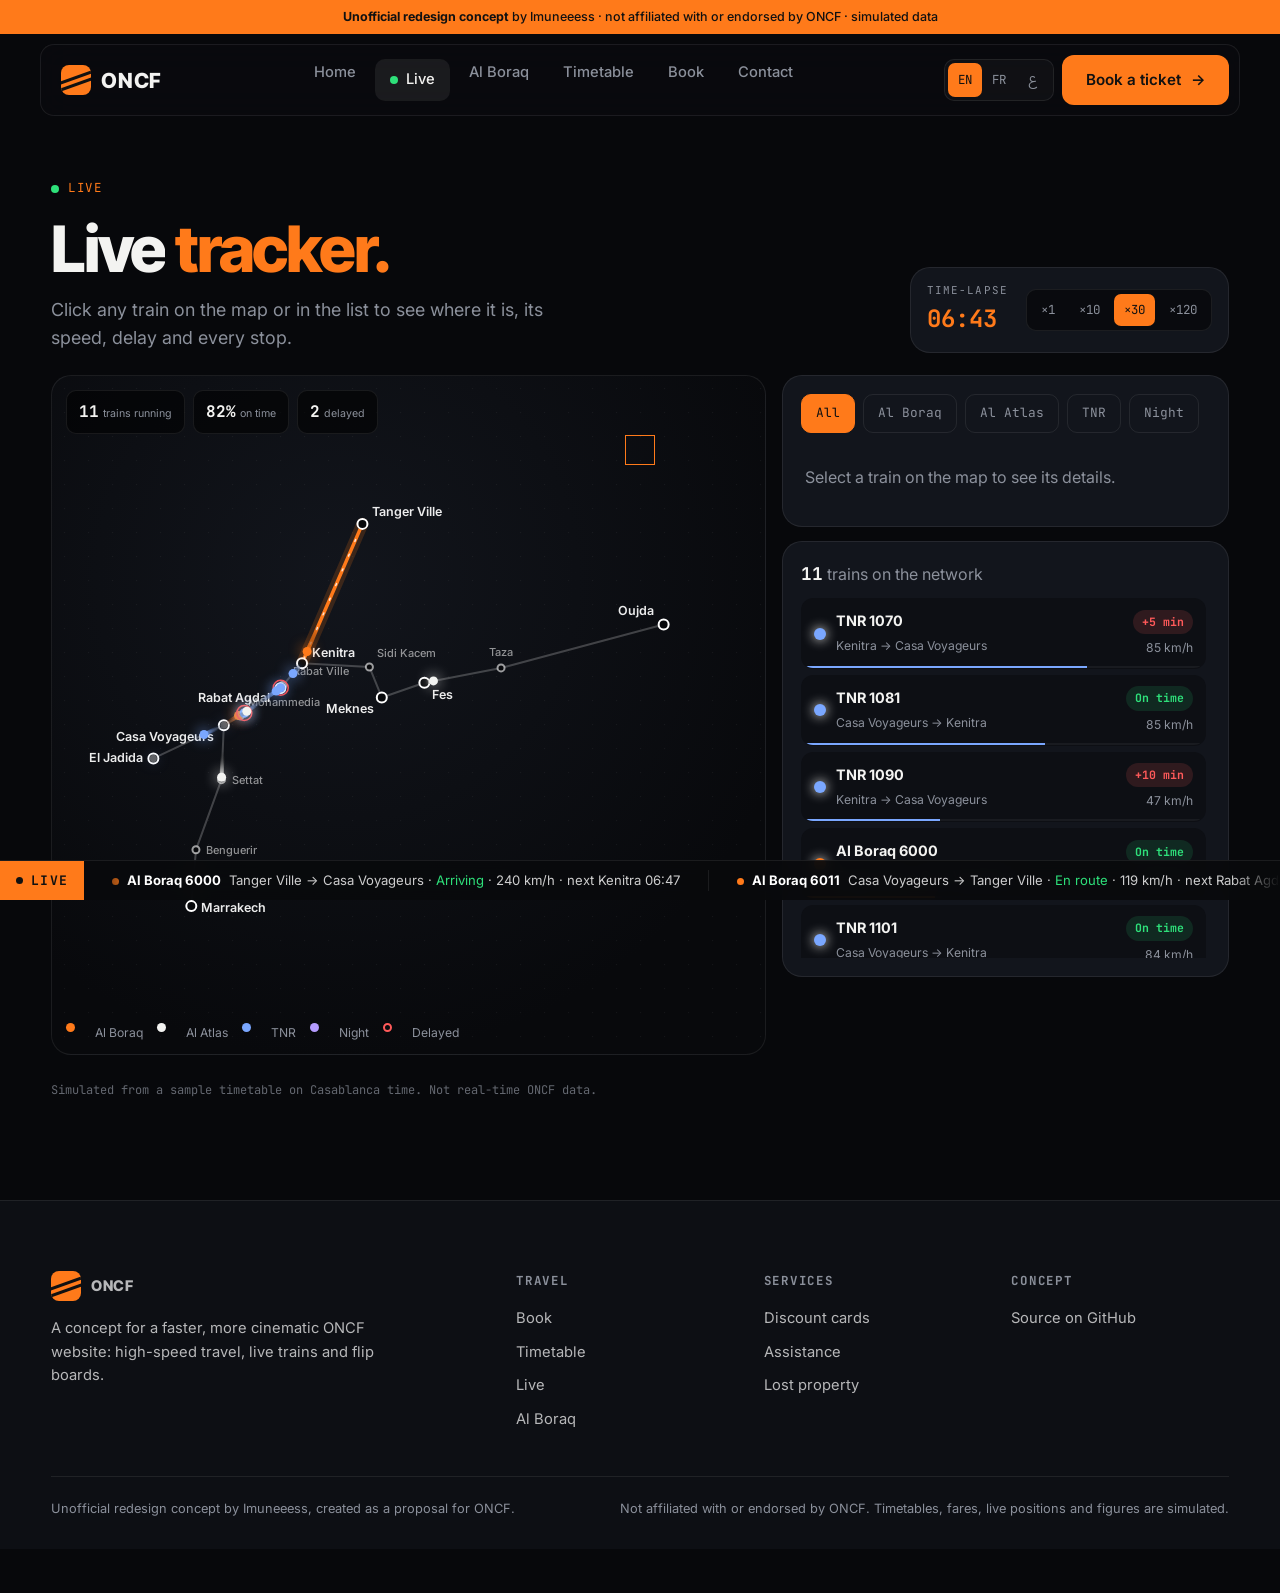
<file: live.html>
<!DOCTYPE html>
<html lang="en">
<head>
  <meta charset="UTF-8" />
  <meta name="viewport" content="width=device-width, initial-scale=1.0" />
  <title>Live tracker · ONCF (redesign concept)</title>
  <meta name="i18n-title" content="livep.title" />
  <meta name="description" content="Live train tracker. Unofficial ONCF redesign concept." />
  <meta name="robots" content="noindex, nofollow" />
  <meta name="theme-color" content="#07080b" />
  <link rel="icon" href="data:image/svg+xml,%3Csvg xmlns='http://www.w3.org/2000/svg' viewBox='0 0 100 100'%3E%3Crect width='100' height='100' rx='22' fill='%23ff7a1a'/%3E%3Cpath d='M-10 45 110 15M-10 70 110 40' stroke='%23111' stroke-width='9'/%3E%3C/svg%3E" />
  <link rel="preconnect" href="https://fonts.googleapis.com" />
  <link rel="preconnect" href="https://fonts.gstatic.com" crossorigin />
  <link href="https://fonts.googleapis.com/css2?family=Inter+Tight:wght@600;700;800&family=Inter:wght@400;500;600&family=JetBrains+Mono:wght@500;700&family=IBM+Plex+Sans+Arabic:wght@400;500;600;700&display=swap" rel="stylesheet" />
  <link rel="stylesheet" href="css/style.css" />
  <script type="importmap">
    { "imports": {
      "three": "https://cdn.jsdelivr.net/npm/three@0.170.0/build/three.module.js",
      "three/addons/": "https://cdn.jsdelivr.net/npm/three@0.170.0/examples/jsm/"
    } }
  </script>
  <script>try{var l=localStorage.getItem('oncf-lang');if(l==='ar'){document.documentElement.lang='ar';document.documentElement.dir='rtl'}else if(l)document.documentElement.lang=l}catch(e){}</script>
</head>
<body>
  <div class="curtain" aria-hidden="true"><span></span><span></span><span></span><span></span><span></span><span></span></div>
  <div class="progress" aria-hidden="true"></div>
  <div data-i18n="ribbon" class="ribbon"><b>Unofficial redesign concept</b> by Imuneeess · not affiliated with or endorsed by ONCF · simulated data</div>

  <nav class="nav" aria-label="Main">
    <a href="index.html" class="logo"><i class="logo-mark"></i>ONCF</a>
    <ul class="nav-links">
      <li><a data-i18n="nav.home" href="index.html">Home</a></li>
      <li><a href="live.html" class="nav-live"><i class="pulse"></i><span data-i18n="nav.live">Live</span></a></li>
      <li><a data-i18n="nav.boraq" href="al-boraq.html">Al Boraq</a></li>
      <li><a data-i18n="nav.times" href="horaires.html">Timetable</a></li>
      <li><a data-i18n="nav.book" href="reserver.html">Book</a></li>
      <li><a data-i18n="nav.contact" href="contact.html">Contact</a></li>
    </ul>
    <div class="nav-cta">
      <div class="lang" role="group" aria-label="Language"><button data-lang="en">EN</button><button data-lang="fr">FR</button><button data-lang="ar">ع</button></div>
      <a href="reserver.html" class="btn btn-primary"><span data-i18n="cta.book">Book a ticket</span> <span class="arrow">→</span></a>
      <button class="burger" aria-label="Menu"><span></span></button>
    </div>
  </nav>

  <main class="container live-page">
    <div class="live-top">
      <div>
        <span class="tag"><i class="pulse"></i> <span data-i18n="live.badge">LIVE</span></span>
        <h1 data-i18n="livep.h1" class="split" style="font-size:clamp(2.4rem,5vw,4.2rem);margin:6px 0 10px">Live <span class="accent">tracker.</span></h1>
        <p data-i18n="livep.p" class="lead">Click any train on the map or in the list to see where it is, its speed, delay and every stop.</p>
      </div>
      <div class="live-ctrl card">
        <span class="sim"><small id="mode-label" data-i18n="livep.timelapse">Time-lapse</small><b id="sim-clock">--:--</b></span>
        <div class="speeds"><button data-speed="1">×1</button><button data-speed="10">×10</button><button data-speed="30" class="active">×30</button><button data-speed="120">×120</button></div>
      </div>
    </div>
    <div class="live-layout">
      <div class="map-card big">
        <canvas id="net-canvas" aria-label="Live network map"></canvas>
        <div data-i18n="live.legend" class="legend"><i class="lg boraq"></i>Al Boraq <i class="lg atlas"></i>Al Atlas <i class="lg tnr"></i>TNR <i class="lg night"></i>Night <i class="lg late"></i>Delayed</div>
        <div class="map-kpis"><span><b data-kpi="running">0</b> <small data-i18n="kpi.running">trains running</small></span><span><b data-kpi="pct" class="ok">0%</b> <small data-i18n="kpi.pct">on time</small></span><span><b data-kpi="late" class="late">0</b> <small data-i18n="kpi.late">delayed</small></span></div>
      </div>
      <aside class="live-panel">
        <div class="card">
          <div class="filters"><button class="active" data-filter="all" data-i18n="livep.all">All</button><button data-filter="boraq" data-i18n="type.boraq">Al Boraq</button><button data-filter="atlas" data-i18n="type.atlas">Al Atlas</button><button data-filter="tnr" data-i18n="type.tnr">TNR</button><button data-filter="night" data-i18n="type.night">Night</button></div>
          <div id="train-detail" class="detail"></div>
        </div>
        <div class="card list-card">
          <div class="list-head"><b id="list-count">0</b> <span data-i18n="livep.onnet">trains on the network</span></div>
          <div id="train-list" class="train-list"></div>
        </div>
      </aside>
    </div>
    <p data-i18n="livep.note" class="sample">Simulated from a sample timetable on Casablanca time. Not real-time ONCF data.</p>
  </main>

  <footer>
    <div class="container">
      <div class="footer-grid">
        <div>
          <a href="index.html" class="logo"><i class="logo-mark"></i>ONCF</a>
          <p data-i18n="ft.about" style="margin-top:16px;max-width:360px">A concept for a faster, more cinematic ONCF website: high-speed travel, live trains and flip boards.</p>
        </div>
        <div><h4 data-i18n="ft.travel">Travel</h4><ul><li><a data-i18n="nav.book" href="reserver.html">Book</a></li><li><a data-i18n="nav.times" href="horaires.html">Timetable</a></li><li><a data-i18n="nav.live" href="live.html">Live</a></li><li><a data-i18n="nav.boraq" href="al-boraq.html">Al Boraq</a></li></ul></div>
        <div><h4 data-i18n="ft.services">Services</h4><ul><li><a data-i18n="ft.cards" href="reserver.html">Discount cards</a></li><li><a data-i18n="ft.help" href="contact.html">Assistance</a></li><li><a data-i18n="ft.lost" href="contact.html">Lost property</a></li></ul></div>
        <div><h4 data-i18n="ft.concept">Concept</h4><ul><li><a data-i18n="ft.source" href="https://github.com/imuneeess/oncf-redesign-concept">Source on GitHub</a></li></ul></div>
      </div>
      <div class="footer-bottom"><span data-i18n="ft.l">Unofficial redesign concept by Imuneeess, created as a proposal for ONCF.</span><span data-i18n="ft.r">Not affiliated with or endorsed by ONCF. Timetables, fares, live positions and figures are simulated.</span></div>
    </div>
  </footer>

  <script type="module" src="js/i18n.js"></script>
  <script src="js/main.js" defer></script>
  <script type="module" src="js/flap.js"></script>
  <script type="module" src="js/live-ui.js"></script>
  <script type="module" src="js/scenes/livepage.js"></script>
</body>
</html>
</file>
<file: css/style.css>
/* ============ ONCF — unofficial redesign concept ============
   Theme: "Grande Vitesse" (dark, fast) + "Gare" (split-flap station boards).
   --accent is a PLACEHOLDER: replace with the official ONCF brand color. */
:root {
  --accent: #ff7a1a;
  --accent-2: #ffa24d;
  --bg: #07080b;
  --bg-2: #0d0f14;
  --panel: #12151c;
  --flap: #171a21;
  --text: #f3f3f1;
  --muted: #8b909b;
  --line: rgba(255, 255, 255, 0.08);
  --radius: 20px;
  --ease: cubic-bezier(0.22, 1, 0.36, 1);
  --display: "Inter Tight", system-ui, sans-serif;
  --font: "Inter", system-ui, sans-serif;
  --mono: "JetBrains Mono", ui-monospace, monospace;
}

*, *::before, *::after { box-sizing: border-box; margin: 0; padding: 0; }
html { scroll-behavior: smooth; }
body { background: var(--bg); color: var(--text); font-family: var(--font); line-height: 1.6; overflow-x: hidden; -webkit-font-smoothing: antialiased; }
a { color: inherit; text-decoration: none; }
button { font: inherit; color: inherit; cursor: pointer; border: 0; background: none; }
.container { width: min(1200px, 92vw); margin-inline: auto; position: relative; z-index: 2; }

/* concept ribbon */
.ribbon { position: relative; z-index: 70; text-align: center; font-size: 0.78rem; padding: 7px 12px; background: var(--accent); color: #111; font-weight: 500; }
.ribbon b { font-weight: 700; }

/* ============ Nav ============ */
.nav {
  position: fixed; top: 44px; left: 50%; transform: translateX(-50%); z-index: 50;
  width: min(1200px, 94vw); display: flex; align-items: center; justify-content: space-between;
  padding: 10px 10px 10px 20px; border-radius: 14px;
  background: rgba(10, 11, 15, 0.7); border: 1px solid var(--line);
  backdrop-filter: blur(16px); -webkit-backdrop-filter: blur(16px); transition: top 0.4s var(--ease);
}
.nav.scrolled { top: 12px; }
.logo { display: flex; align-items: center; gap: 10px; font-family: var(--display); font-weight: 800; font-size: 1.3rem; letter-spacing: 0.04em; }
.logo-mark { width: 30px; height: 30px; border-radius: 8px; background: var(--accent); position: relative; overflow: hidden; }
.logo-mark::before, .logo-mark::after { content: ""; position: absolute; left: -10px; right: -10px; height: 3px; background: #111; transform: rotate(-20deg); }
.logo-mark::before { top: 11px; } .logo-mark::after { top: 18px; }
.nav-links { display: flex; gap: 4px; list-style: none; }
.nav-links a { padding: 9px 15px; border-radius: 10px; color: var(--muted); font-size: 0.92rem; font-weight: 500; transition: color 0.3s, background 0.3s; }
.nav-links a:hover { color: var(--text); }
.nav-links a.active { color: var(--text); background: rgba(255, 255, 255, 0.07); }
.nav-cta { display: flex; gap: 8px; align-items: center; }
.burger { display: none; width: 42px; height: 42px; border-radius: 10px; border: 1px solid var(--line); position: relative; }
.burger span, .burger::before, .burger::after { content: ""; position: absolute; left: 12px; right: 12px; height: 2px; background: var(--text); transition: transform 0.4s var(--ease), opacity 0.3s; }
.burger::before { top: 14px; } .burger span { top: 20px; } .burger::after { top: 26px; }
.nav.open .burger::before { transform: translateY(6px) rotate(45deg); }
.nav.open .burger span { opacity: 0; }
.nav.open .burger::after { transform: translateY(-6px) rotate(-45deg); }

/* ============ Buttons ============ */
.btn { --x: 50%; --y: 50%; position: relative; display: inline-flex; align-items: center; gap: 10px; padding: 13px 24px; border-radius: 12px; font-weight: 600; font-size: 0.95rem; overflow: hidden; isolation: isolate; transition: transform 0.3s var(--ease), background 0.3s; }
.btn-primary { background: var(--accent); color: #111; }
.btn-primary::after { content: ""; position: absolute; inset: 0; z-index: -1; background: radial-gradient(120px circle at var(--x) var(--y), rgba(255, 255, 255, 0.5), transparent 60%); opacity: 0; transition: opacity 0.3s; }
.btn-primary:hover::after { opacity: 1; }
.btn-ghost { border: 1px solid rgba(255, 255, 255, 0.2); }
.btn-ghost:hover { background: rgba(255, 255, 255, 0.07); }
.btn .arrow { transition: transform 0.3s var(--ease); }
.btn:hover .arrow { transform: translateX(4px); }

/* ============ Type ============ */
h1, h2, h3 { font-family: var(--display); line-height: 0.98; letter-spacing: -0.035em; font-weight: 800; }
h1 { font-size: clamp(3rem, 7.6vw, 6.8rem); margin: 18px 0 22px; }
h2 { font-size: clamp(2.2rem, 5vw, 4rem); margin-bottom: 18px; }
h3 { font-size: 1.3rem; letter-spacing: -0.015em; margin-bottom: 8px; }
.accent { color: var(--accent); }
.lead { font-size: 1.12rem; color: var(--muted); max-width: 520px; }
.tag { display: inline-block; font-family: var(--mono); color: var(--accent); font-size: 0.78rem; letter-spacing: 0.14em; text-transform: uppercase; margin-bottom: 14px; }
.split .word { display: inline-block; overflow: hidden; vertical-align: top; padding-bottom: 0.08em; }
.split .word > span { display: inline-block; transform: translateY(110%); transition: transform 0.9s var(--ease); }
.split.in .word > span { transform: none; }

/* ============ Split-flap ============ */
.flap { display: inline-flex; gap: 3px; font-family: var(--mono); font-weight: 700; perspective: 400px; vertical-align: middle; }
.flap .cell {
  position: relative; width: 0.78em; height: 1.18em; border-radius: 4px; background: var(--flap); color: var(--text);
  box-shadow: inset 0 -1px 0 rgba(255, 255, 255, 0.04), 0 2px 0 rgba(0, 0, 0, 0.6);
}
.flap .cell::after { content: ""; position: absolute; left: 0; right: 0; top: 50%; height: 1px; background: rgba(0, 0, 0, 0.75); z-index: 3; }
.flap .half { position: absolute; left: 0; right: 0; height: 50%; overflow: hidden; background: var(--flap); display: flex; justify-content: center; }
.flap .half span { display: block; line-height: 1.18em; height: 1.18em; }
.flap .top { top: 0; border-radius: 4px 4px 0 0; align-items: flex-start; }
.flap .bottom { bottom: 0; border-radius: 0 0 4px 4px; align-items: flex-end; }
.flap .bottom span { transform: translateY(0); }
.flap .flip { position: absolute; left: 0; right: 0; top: 0; height: 50%; overflow: hidden; background: var(--flap); display: flex; justify-content: center; align-items: flex-start; transform-origin: 50% 100%; border-radius: 4px 4px 0 0; z-index: 2; backface-visibility: hidden; }
.flap .flip.go { animation: flipdown 0.09s linear forwards; }
@keyframes flipdown { to { transform: rotateX(-90deg); filter: brightness(0.6); } }
.flap.accent-text .cell { color: var(--accent); }
.flap-xl { font-size: clamp(1.6rem, 4.2vw, 3.6rem); }
.flap-lg { font-size: clamp(1.2rem, 2.4vw, 2rem); }
.flap-sm { font-size: 1rem; }

/* ============ Hero ============ */
.hero { position: relative; min-height: 100vh; display: grid; align-items: center; padding: 150px 0 90px; overflow: hidden; }
.hero canvas.webgl { position: absolute; inset: 0; width: 100%; height: 100%; z-index: 1; }
.hero-content { position: relative; z-index: 3; max-width: 640px; pointer-events: none; }
.hero-content > * { pointer-events: auto; }
.hero-actions { display: flex; gap: 12px; margin-top: 32px; flex-wrap: wrap; }
.hero::after { content: ""; position: absolute; inset: auto 0 0 0; height: 30vh; z-index: 2; background: linear-gradient(transparent, var(--bg)); pointer-events: none; }
.hero-shade { position: absolute; inset: 0; z-index: 2; pointer-events: none; background: linear-gradient(90deg, rgba(7, 8, 11, 0.92) 0%, rgba(7, 8, 11, 0.5) 45%, transparent 70%); }
.speedo { position: absolute; z-index: 3; right: 4vw; bottom: 12vh; text-align: right; font-family: var(--mono); }
.speedo b { display: block; font-size: clamp(3rem, 8vw, 6.5rem); line-height: 1; font-weight: 700; letter-spacing: -0.04em; }
.speedo small { color: var(--muted); letter-spacing: 0.2em; }
.page-hero { min-height: 70vh; }

/* quick search (hero) */
.quick { display: grid; grid-template-columns: 1fr 1fr auto; gap: 8px; margin-top: 30px; padding: 8px; border-radius: 16px; background: rgba(18, 21, 28, 0.8); border: 1px solid var(--line); max-width: 560px; backdrop-filter: blur(10px); }
.quick select { width: 100%; padding: 12px 14px; border-radius: 10px; border: 1px solid var(--line); background: var(--bg-2); color: var(--text); font: inherit; }

/* ============ Sections ============ */
section { position: relative; padding: 120px 0; }
.section-head { max-width: 700px; margin-bottom: 56px; }
.section-head p { color: var(--muted); font-size: 1.06rem; }
.grid { display: grid; gap: 18px; }
.grid-2 { grid-template-columns: repeat(2, 1fr); }
.grid-3 { grid-template-columns: repeat(3, 1fr); }
.grid-4 { grid-template-columns: repeat(4, 1fr); }
.card { position: relative; padding: 30px; border-radius: var(--radius); background: var(--panel); border: 1px solid var(--line); overflow: hidden; transition: transform 0.5s var(--ease), border-color 0.3s; transform-style: preserve-3d; }
.card::before { content: ""; position: absolute; inset: 0; pointer-events: none; background: radial-gradient(380px circle at var(--mx, 50%) var(--my, 50%), rgba(255, 122, 26, 0.1), transparent 45%); opacity: 0; transition: opacity 0.4s; }
.card:hover { border-color: rgba(255, 122, 26, 0.35); }
.card:hover::before { opacity: 1; }
.card p { color: var(--muted); }
.num-label { font-family: var(--mono); color: var(--accent); font-size: 0.8rem; margin-bottom: 18px; display: block; }

/* stats strip (station-board style) */
.board-strip { border-block: 1px solid var(--line); background: var(--bg-2); padding: 60px 0; }
.stat small { display: block; color: var(--muted); font-family: var(--mono); font-size: 0.75rem; letter-spacing: 0.12em; text-transform: uppercase; margin-top: 12px; }
.sample { color: var(--muted); font-size: 0.75rem; opacity: 0.7; margin-top: 26px; font-family: var(--mono); }

/* route line */
.route { position: relative; display: grid; grid-template-columns: repeat(4, 1fr); gap: 0; margin-top: 20px; }
.route::before { content: ""; position: absolute; left: 12.5%; right: 12.5%; top: 11px; height: 2px; background: linear-gradient(90deg, var(--accent), rgba(255, 122, 26, 0.3)); }
.route .stop { text-align: center; position: relative; }
.route .stop i { display: block; width: 24px; height: 24px; margin: 0 auto 14px; border-radius: 50%; background: var(--bg); border: 3px solid var(--accent); }
.route .stop b { display: block; font-family: var(--display); font-size: 1.15rem; }
.route .stop small { color: var(--muted); font-family: var(--mono); font-size: 0.78rem; }

/* CTA */
.cta { position: relative; overflow: hidden; padding: 80px 50px; border-radius: 28px; background: var(--panel); border: 1px solid var(--line); display: grid; grid-template-columns: 1.3fr 1fr; gap: 30px; align-items: center; }
.cta::after { content: ""; position: absolute; right: -10%; top: -40%; width: 60%; height: 180%; background: repeating-linear-gradient(115deg, transparent 0 22px, rgba(255, 122, 26, 0.07) 22px 26px); }

/* ============ Departures board ============ */
.board { border-radius: 18px; background: #0b0c10; border: 1px solid var(--line); padding: 22px; box-shadow: 0 40px 80px -40px rgba(0, 0, 0, 0.9), inset 0 0 0 6px #050608; overflow-x: auto; }
.board-head { display: flex; justify-content: space-between; align-items: center; gap: 16px; margin-bottom: 18px; flex-wrap: wrap; }
.board-head .clock { font-family: var(--mono); font-size: 1.4rem; color: var(--accent); }
.board table { width: 100%; border-collapse: separate; border-spacing: 0 8px; min-width: 760px; }
.board th { text-align: left; font-family: var(--mono); font-weight: 500; font-size: 0.72rem; letter-spacing: 0.16em; color: var(--muted); padding: 0 8px; }
.board td { padding: 0 8px; }
.board .flap { font-size: 1.05rem; }
.status-ok .cell { color: #6ee7a8; }
.status-late .cell { color: var(--accent); }
.filters { display: flex; gap: 8px; flex-wrap: wrap; }
.filters button { padding: 8px 14px; border-radius: 10px; border: 1px solid var(--line); font-family: var(--mono); font-size: 0.8rem; color: var(--muted); transition: all 0.25s; }
.filters button.active, .filters button:hover { color: #111; background: var(--accent); border-color: var(--accent); }

/* ============ Booking ============ */
.booking { display: grid; grid-template-columns: 1fr 1.05fr; gap: 26px; align-items: stretch; }
.field { margin-bottom: 18px; }
.field label { display: block; font-family: var(--mono); font-size: 0.74rem; letter-spacing: 0.12em; text-transform: uppercase; color: var(--muted); margin-bottom: 8px; }
.field select, .field input { width: 100%; padding: 14px 16px; border-radius: 12px; border: 1px solid var(--line); background: var(--bg-2); color: var(--text); font: inherit; outline: none; transition: border-color 0.3s; color-scheme: dark; }
.field select:focus, .field input:focus { border-color: var(--accent); }
.row2 { display: grid; grid-template-columns: 1fr 1fr; gap: 12px; }
.seg { display: grid; grid-template-columns: 1fr 1fr; gap: 6px; padding: 5px; border-radius: 12px; background: var(--bg-2); border: 1px solid var(--line); }
.seg button { padding: 10px; border-radius: 8px; color: var(--muted); font-weight: 600; transition: all 0.25s; }
.seg button.active { background: var(--accent); color: #111; }
.swap-btn { width: 44px; height: 44px; border-radius: 50%; border: 1px solid var(--line); display: grid; place-items: center; margin: -8px auto 10px; transition: transform 0.4s var(--ease), background 0.3s; }
.swap-btn:hover { background: rgba(255, 255, 255, 0.06); transform: rotate(180deg); }
.ticket-stage { position: relative; min-height: 560px; border-radius: var(--radius); overflow: hidden; background: radial-gradient(circle at 50% 20%, #171a22, #08090c 70%); border: 1px solid var(--line); }
.ticket-stage canvas { position: absolute; inset: 0; width: 100%; height: 100%; }
.ticket-sum { position: absolute; left: 20px; right: 20px; bottom: 20px; z-index: 2; display: flex; justify-content: space-between; align-items: end; gap: 12px; }
.ticket-sum b { font-family: var(--display); font-size: 2.4rem; letter-spacing: -0.03em; }
.ticket-sum small { display: block; color: var(--muted); font-family: var(--mono); font-size: 0.74rem; }

/* ============ Al Boraq page ============ */
.showroom { position: relative; height: 82vh; min-height: 560px; }
.showroom canvas { width: 100%; height: 100%; display: block; cursor: grab; }
.showroom canvas:active { cursor: grabbing; }
.stage-hint { position: absolute; bottom: 16px; left: 50%; transform: translateX(-50%); color: var(--muted); font-family: var(--mono); font-size: 0.78rem; white-space: nowrap; }
.spec b { display: block; font-family: var(--mono); font-size: clamp(2.2rem, 4vw, 3.2rem); font-weight: 700; letter-spacing: -0.03em; }
.spec span { color: var(--muted); }
.classes .card h3 { font-size: 1.6rem; }
.classes ul { list-style: none; display: grid; gap: 10px; margin-top: 18px; color: var(--muted); }
.classes li::before { content: "—"; color: var(--accent); margin-right: 10px; }

/* ============ Contact ============ */
.contact-wrap { display: grid; grid-template-columns: 1fr 1fr; gap: 40px; min-height: 100vh; align-items: center; padding: 150px 0 80px; }
.form { padding: 34px; border-radius: 24px; background: var(--panel); border: 1px solid var(--line); }
.field textarea { width: 100%; min-height: 130px; padding: 14px 16px; border-radius: 12px; border: 1px solid var(--line); background: var(--bg-2); color: var(--text); font: inherit; outline: none; resize: vertical; }
.field textarea:focus { border-color: var(--accent); }
.note { color: var(--muted); font-size: 0.8rem; margin-top: 12px; text-align: center; }
.toast { position: fixed; bottom: 30px; left: 50%; transform: translate(-50%, 140px); z-index: 100; padding: 16px 22px; border-radius: 14px; background: var(--panel); border: 1px solid rgba(255, 122, 26, 0.5); transition: transform 0.6s var(--ease); font-family: var(--mono); font-size: 0.9rem; }
.toast.show { transform: translate(-50%, 0); }

/* ============ Footer ============ */
footer { position: relative; z-index: 2; border-top: 1px solid var(--line); padding: 70px 0 30px; margin-top: 60px; background: var(--bg-2); }
.footer-grid { display: grid; grid-template-columns: 2fr 1fr 1fr 1fr; gap: 30px; margin-bottom: 44px; }
.footer-grid h4 { font-family: var(--mono); font-size: 0.78rem; letter-spacing: 0.14em; text-transform: uppercase; color: var(--muted); margin-bottom: 14px; }
.footer-grid ul { list-style: none; display: grid; gap: 8px; }
.footer-grid a, .footer-grid p { color: rgba(255, 255, 255, 0.7); font-size: 0.92rem; }
.footer-grid a:hover { color: var(--accent); }
.footer-bottom { display: flex; justify-content: space-between; flex-wrap: wrap; gap: 14px; padding-top: 22px; border-top: 1px solid var(--line); font-size: 0.8rem; color: var(--muted); }

/* ============ FX ============ */
.reveal { opacity: 0; transform: translateY(36px); transition: opacity 0.9s var(--ease), transform 0.9s var(--ease); transition-delay: var(--d, 0s); }
.reveal.in { opacity: 1; transform: none; }
.progress { position: fixed; top: 0; left: 0; height: 3px; width: 100%; transform-origin: 0 50%; transform: scaleX(0); background: var(--accent); z-index: 80; }
.cursor { position: fixed; top: 0; left: 0; z-index: 200; pointer-events: none; width: 30px; height: 30px; margin: -15px 0 0 -15px; border: 1px solid var(--accent); transition: width 0.3s var(--ease), height 0.3s var(--ease), margin 0.3s var(--ease), background 0.3s; }
.cursor.hover { width: 52px; height: 52px; margin: -26px 0 0 -26px; background: rgba(255, 122, 26, 0.12); }
.cursor-dot { position: fixed; top: 0; left: 0; z-index: 201; width: 4px; height: 4px; margin: -2px 0 0 -2px; background: var(--accent); pointer-events: none; }
.curtain { position: fixed; inset: 0; z-index: 300; pointer-events: none; display: grid; grid-template-rows: repeat(6, 1fr); }
.curtain span { background: var(--flap); border-bottom: 1px solid #000; transform: scaleX(1); transform-origin: right; transition: transform 0.6s var(--ease); }
.curtain span:nth-child(2) { transition-delay: 0.04s; } .curtain span:nth-child(3) { transition-delay: 0.08s; } .curtain span:nth-child(4) { transition-delay: 0.12s; } .curtain span:nth-child(5) { transition-delay: 0.16s; } .curtain span:nth-child(6) { transition-delay: 0.2s; }
.loaded .curtain span { transform: scaleX(0); }
.leaving .curtain span { transform: scaleX(1); transform-origin: left; }
@media (hover: none) { .cursor, .cursor-dot { display: none; } }
@media (prefers-reduced-motion: reduce) {
  *, *::before, *::after { animation-duration: 0.001s !important; transition-duration: 0.001s !important; }
  .reveal, .split .word > span { opacity: 1; transform: none; }
}

/* ============ Responsive ============ */
@media (max-width: 980px) {
  .grid-3, .grid-4 { grid-template-columns: repeat(2, 1fr); }
  .booking, .contact-wrap, .cta { grid-template-columns: 1fr; }
  .footer-grid { grid-template-columns: 1fr 1fr; }
  .speedo { bottom: 6vh; }
}
@media (max-width: 760px) {
  .nav { top: 40px; }
  .nav-links { position: fixed; top: 68px; left: 0; right: 0; flex-direction: column; padding: 12px; border-radius: 16px; background: var(--panel); border: 1px solid var(--line); opacity: 0; pointer-events: none; transform: translateY(-10px); transition: all 0.4s var(--ease); }
  .nav.open .nav-links { opacity: 1; pointer-events: auto; transform: none; }
  .nav-links a { display: block; padding: 14px 16px; font-size: 1.05rem; }
  .burger { display: block; }
  .nav-cta .btn { display: none; }
  .grid-2, .grid-3, .grid-4 { grid-template-columns: 1fr; }
  section { padding: 80px 0; }
  .quick { grid-template-columns: 1fr 1fr; }
  .quick .btn { grid-column: span 2; justify-content: center; }
  .route { grid-template-columns: repeat(2, 1fr); row-gap: 30px; }
  .route::before { display: none; }
  .hero-shade { background: linear-gradient(180deg, rgba(7, 8, 11, 0.9) 0%, rgba(7, 8, 11, 0.5) 60%, transparent); }
  .cta { padding: 50px 26px; }
}

/* =====================================================================
   v2: live system, languages, more motion
   ===================================================================== */
body { padding-bottom: 44px; } /* room for the live ticker */
.lang-swap body { animation: langfade 0.45s var(--ease); }
@keyframes langfade { from { opacity: 0.4; filter: blur(4px); } }

/* language switcher */
.lang { display: inline-flex; padding: 3px; border-radius: 10px; border: 1px solid var(--line); background: rgba(255, 255, 255, 0.03); }
.lang button { min-width: 34px; padding: 7px 8px; border-radius: 7px; font-family: var(--mono); font-size: 0.78rem; color: var(--muted); transition: all 0.25s; }
.lang button[data-lang="ar"] { font-family: "IBM Plex Sans Arabic", sans-serif; font-size: 0.95rem; line-height: 1; }
.lang button.active { background: var(--accent); color: #111; }
.lang button:hover:not(.active) { color: var(--text); }

/* pulse dot */
.pulse { display: inline-block; width: 8px; height: 8px; border-radius: 50%; background: #2ee07a; box-shadow: 0 0 0 0 rgba(46, 224, 122, 0.6); animation: pulse 1.6s infinite; vertical-align: middle; }
@keyframes pulse { 70% { box-shadow: 0 0 0 9px rgba(46, 224, 122, 0); } 100% { box-shadow: 0 0 0 0 rgba(46, 224, 122, 0); } }
.nav-live { display: inline-flex !important; align-items: center; gap: 8px; }
.ok { color: #2ee07a; }
.late { color: #ff5a5a; }
.badge { display: inline-block; padding: 3px 9px; border-radius: 999px; font-family: var(--mono); font-size: 0.72rem; font-weight: 700; white-space: nowrap; }
.badge.ok { background: rgba(46, 224, 122, 0.12); color: #2ee07a; }
.badge.late { background: rgba(255, 90, 90, 0.14); color: #ff5a5a; }
.empty { color: var(--muted); padding: 18px 4px; }

/* live ticker (fixed, every page) */
.ticker { position: fixed; z-index: 60; left: 0; right: 0; bottom: 0; height: 40px; display: flex; align-items: center; background: rgba(9, 10, 13, 0.92); border-top: 1px solid var(--line); backdrop-filter: blur(10px); font-size: 0.82rem; }
.ticker-tag { flex: none; height: 100%; display: flex; align-items: center; gap: 8px; padding: 0 16px; background: var(--accent); color: #111; font-family: var(--mono); font-weight: 700; letter-spacing: 0.1em; }
.ticker-tag i { width: 7px; height: 7px; border-radius: 50%; background: #111; animation: blink 1s steps(2) infinite; }
@keyframes blink { 50% { opacity: 0; } }
.ticker-view { overflow: hidden; flex: 1; mask-image: linear-gradient(90deg, transparent, #000 4%, #000 96%, transparent); }
.ticker-track { display: flex; width: max-content; animation: tick 80s linear infinite; }
.ticker:hover .ticker-track { animation-play-state: paused; }
.ti { white-space: nowrap; padding: 0 28px; color: rgba(255, 255, 255, 0.8); border-inline-end: 1px solid var(--line); }
.ti b { color: #fff; margin-inline-end: 4px; }
.dot { display: inline-block; width: 7px; height: 7px; border-radius: 50%; margin-inline-end: 8px; vertical-align: middle; }
.dot.boraq { background: #ff7a1a; } .dot.atlas { background: #f3f3f1; } .dot.tnr { background: #7aa7ff; } .dot.night { background: #b59cff; }
@keyframes tick { to { transform: translateX(-50%); } }
[dir="rtl"] .ticker-track { animation-name: tick-rtl; }
@keyframes tick-rtl { to { transform: translateX(50%); } }

/* hero extras */
.hero-flash { position: absolute; inset: 0; z-index: 2; pointer-events: none; background: radial-gradient(ellipse at 60% 55%, rgba(255, 255, 255, 0.9), rgba(255, 122, 26, 0.4) 30%, transparent 60%); opacity: 0; animation: flash 1.6s var(--ease) 0.35s; }
@keyframes flash { 15% { opacity: 0.85; } 100% { opacity: 0; } }
.hero-live { display: inline-flex; align-items: center; gap: 8px; margin-top: 22px; padding: 8px 14px; border-radius: 999px; background: rgba(18, 21, 28, 0.8); border: 1px solid var(--line); font-size: 0.88rem; color: var(--muted); }
.hero-live b { color: var(--text); font-family: var(--mono); }
.speedo b { text-shadow: 0 0 40px rgba(255, 122, 26, 0.45); }

/* live section (home) */
.live-grid { display: grid; grid-template-columns: 1.55fr 1fr; gap: 18px; align-items: stretch; }
.map-card { position: relative; min-height: 520px; border-radius: var(--radius); background: radial-gradient(circle at 40% 30%, #12151c, #08090c 75%); border: 1px solid var(--line); overflow: hidden; }
.map-card canvas { position: absolute; inset: 0; width: 100%; height: 100%; }
.map-bar { position: absolute; top: 14px; inset-inline: 14px; display: flex; justify-content: space-between; align-items: center; gap: 10px; z-index: 2; }
.sim small { display: block; font-family: var(--mono); font-size: 0.68rem; color: var(--muted); letter-spacing: 0.1em; text-transform: uppercase; }
.sim b { font-family: var(--mono); font-size: 1.5rem; color: var(--accent); }
.speeds { display: inline-flex; gap: 4px; padding: 4px; border-radius: 10px; background: rgba(0, 0, 0, 0.5); border: 1px solid var(--line); }
.speeds button { padding: 6px 10px; border-radius: 7px; font-family: var(--mono); font-size: 0.78rem; color: var(--muted); transition: all 0.2s; }
.speeds button.active { background: var(--accent); color: #111; }
.legend { position: absolute; bottom: 12px; inset-inline-start: 14px; z-index: 2; display: flex; flex-wrap: wrap; gap: 4px 14px; font-size: 0.76rem; color: var(--muted); }
.lg { display: inline-block; width: 9px; height: 9px; border-radius: 50%; margin-inline-end: 6px; vertical-align: middle; }
.lg.boraq { background: #ff7a1a; } .lg.atlas { background: #f3f3f1; } .lg.tnr { background: #7aa7ff; } .lg.night { background: #b59cff; } .lg.late { border: 2px solid #ff5a5a; background: transparent; }
.live-side { display: grid; gap: 14px; align-content: start; }
.kpis { display: grid; grid-template-columns: 1fr 1fr; gap: 10px; }
.kpi { padding: 18px; border-radius: 16px; background: var(--panel); border: 1px solid var(--line); }
.kpi b { display: block; font-family: var(--mono); font-size: 2rem; font-weight: 700; letter-spacing: -0.03em; }
.kpi small { color: var(--muted); font-size: 0.82rem; }
.mini { padding: 18px; }
.mini-head { display: flex; justify-content: space-between; align-items: center; gap: 10px; margin-bottom: 12px; }
.mrow { display: grid; grid-template-columns: auto 1fr auto; gap: 10px; align-items: center; padding: 5px 0; font-size: 0.82rem; }
.mrow .flap { font-size: 0.82rem; }
.mrow[data-status="boarding"] span:last-child .cell, .mrow[data-status="in"] span:last-child .cell { color: #2ee07a; }
.mrow[data-status="late"] span:last-child .cell { color: #ff5a5a; }

/* ride (scroll story) */
.ride { height: 320vh; padding: 0; }
.ride-sticky { position: sticky; top: 0; height: 100vh; display: grid; align-items: center; overflow: hidden; }
.ride-lines { position: absolute; inset: 0; opacity: calc(0.15 + var(--blur, 0) * 0.6); background: repeating-linear-gradient(90deg, transparent 0 120px, rgba(255, 255, 255, 0.05) 120px 122px); background-size: 244px 100%; animation: lines 0.6s linear infinite; animation-duration: calc(2.4s - var(--blur, 0) * 2.1s); pointer-events: none; }
@keyframes lines { to { background-position: -244px 0; } }
[dir="rtl"] .ride-lines { animation-name: lines-rtl; }
@keyframes lines-rtl { to { background-position: 244px 0; } }
.ride-hud { display: grid; grid-template-columns: repeat(3, 1fr); gap: 14px; margin-bottom: 40px; }
.ride-hud div { padding: 18px 20px; border-radius: 16px; background: var(--panel); border: 1px solid var(--line); }
.ride-hud small { display: block; color: var(--muted); font-family: var(--mono); font-size: 0.72rem; letter-spacing: 0.1em; text-transform: uppercase; }
.ride-hud b { font-family: var(--mono); font-size: clamp(1.6rem, 3.4vw, 2.6rem); }
.ride-track { position: relative; display: flex; height: 6px; margin: 30px 0 70px; }
.ride-hs { height: 100%; background: linear-gradient(90deg, var(--accent), #ffb36b); border-radius: 6px 0 0 6px; position: relative; box-shadow: 0 0 24px rgba(255, 122, 26, 0.5); }
.ride-cl { height: 100%; background: rgba(255, 255, 255, 0.25); border-radius: 0 6px 6px 0; position: relative; }
[dir="rtl"] .ride-hs { border-radius: 0 6px 6px 0; background: linear-gradient(270deg, var(--accent), #ffb36b); }
[dir="rtl"] .ride-cl { border-radius: 6px 0 0 6px; }
.ride-hs small, .ride-cl small { position: absolute; top: -26px; inset-inline-start: 0; font-family: var(--mono); font-size: 0.7rem; color: var(--muted); white-space: nowrap; }
.ride-stop { position: absolute; top: 50%; inset-inline-start: var(--x); transform: translate(-50%, -50%); text-align: center; }
[dir="rtl"] .ride-stop { transform: translate(50%, -50%); }
.ride-stop i { display: block; width: 22px; height: 22px; border-radius: 50%; background: var(--bg); border: 3px solid rgba(255, 255, 255, 0.4); transition: all 0.4s var(--bounce, var(--ease)); }
.ride-stop span { position: absolute; top: 30px; left: 50%; transform: translateX(-50%); white-space: nowrap; font-weight: 600; font-size: 0.9rem; color: var(--muted); transition: color 0.3s; }
.ride-stop.passed i { border-color: var(--accent); background: var(--accent); box-shadow: 0 0 0 6px rgba(255, 122, 26, 0.2); }
.ride-stop.passed span { color: var(--text); }
.ride-train { position: absolute; top: 50%; transform: translate(-50%, -50%); z-index: 2; }
[dir="rtl"] .ride-train { transform: translate(50%, -50%) scaleX(-1); }
.ride-train span { display: block; width: 74px; height: 22px; border-radius: 4px 22px 22px 4px; background: linear-gradient(180deg, #fff, #c9ced8); box-shadow: 0 0 30px rgba(255, 255, 255, 0.5), -40px 0 40px -10px rgba(255, 122, 26, 0.6); position: relative; }
.ride-train span::before { content: ""; position: absolute; left: 10px; right: 18px; top: 6px; height: 5px; border-radius: 3px; background: #0b0d12; }
.ride-train span::after { content: ""; position: absolute; left: 4px; right: 10px; bottom: 4px; height: 2px; background: var(--accent); }
#ride-graph { width: 100%; height: 140px; display: block; border-radius: 14px; background: rgba(255, 255, 255, 0.02); border: 1px solid var(--line); }

/* train cards live count */
.train-card { padding-bottom: 60px; }
.train-card:hover { transform: translateY(-6px); }
.live-count { position: absolute; bottom: 20px; inset-inline-start: 30px; display: inline-flex; align-items: center; gap: 8px; font-family: var(--mono); font-size: 0.78rem; color: #2ee07a; }
.live-count i { width: 7px; height: 7px; border-radius: 50%; background: #2ee07a; animation: pulse 1.6s infinite; }
.cta-board { position: relative; z-index: 2; display: grid; gap: 8px; }

/* live page */
.live-page { padding: 140px 0 40px; }
.live-top { display: flex; justify-content: space-between; align-items: end; gap: 20px; margin-bottom: 22px; flex-wrap: wrap; }
.live-ctrl { display: flex; align-items: center; gap: 18px; padding: 14px 16px; }
.live-layout { display: grid; grid-template-columns: 1.6fr 1fr; gap: 16px; }
.map-card.big { min-height: 680px; }
.map-kpis { position: absolute; top: 14px; inset-inline-start: 14px; z-index: 2; display: flex; gap: 8px; flex-wrap: wrap; }
.map-kpis span { padding: 8px 12px; border-radius: 10px; background: rgba(0, 0, 0, 0.55); border: 1px solid var(--line); font-size: 0.8rem; color: var(--muted); }
.map-kpis b { font-family: var(--mono); color: var(--text); font-size: 1rem; }
.live-panel { display: grid; gap: 14px; align-content: start; }
.live-panel .card { padding: 18px; }
.live-panel .filters { margin-bottom: 14px; }
.detail .det-head { display: flex; gap: 12px; align-items: center; margin-bottom: 14px; }
.detail .det-head b { display: block; font-size: 1.15rem; }
.detail .det-head small { color: var(--muted); }
.tr-dot { width: 12px; height: 12px; border-radius: 50%; flex: none; box-shadow: 0 0 12px currentColor; }
.det-grid { display: grid; grid-template-columns: repeat(3, 1fr); gap: 8px; }
.det-grid div { padding: 10px 12px; border-radius: 12px; background: var(--bg-2); border: 1px solid var(--line); }
.det-grid small { display: block; color: var(--muted); font-size: 0.72rem; }
.det-grid b { font-family: var(--mono); font-size: 0.95rem; }
.det-progress { height: 5px; border-radius: 5px; background: rgba(255, 255, 255, 0.08); margin: 14px 0; overflow: hidden; }
.det-progress i { display: block; height: 100%; background: var(--accent); transition: width 0.6s linear; }
.det-stops { list-style: none; display: grid; gap: 0; max-height: 220px; overflow: auto; }
.det-stops li { display: grid; grid-template-columns: 18px 1fr auto; gap: 10px; align-items: center; padding: 7px 0; color: var(--muted); position: relative; }
.det-stops li i { width: 10px; height: 10px; border-radius: 50%; border: 2px solid rgba(255, 255, 255, 0.3); justify-self: center; }
.det-stops li.done { color: var(--text); }
.det-stops li.done i { background: var(--accent); border-color: var(--accent); }
.det-stops li.next i { border-color: var(--accent); animation: pulse 1.4s infinite; }
.det-stops li b { font-family: var(--mono); font-size: 0.85rem; }
.list-head { margin-bottom: 10px; color: var(--muted); }
.list-head b { font-family: var(--mono); color: var(--text); font-size: 1.1rem; }
.train-list { display: grid; gap: 6px; max-height: 360px; overflow: auto; padding-inline-end: 4px; }
.tr-item { display: grid; grid-template-columns: auto 1fr auto; gap: 10px; align-items: center; padding: 10px 12px; border-radius: 12px; background: var(--bg-2); border: 1px solid transparent; text-align: start; transition: border-color 0.2s, background 0.2s; position: relative; overflow: hidden; }
.tr-item:hover { border-color: var(--line); }
.tr-item.active { border-color: rgba(255, 122, 26, 0.6); background: rgba(255, 122, 26, 0.06); }
.tr-main b { display: block; font-size: 0.9rem; }
.tr-main small, .tr-side small { color: var(--muted); font-size: 0.76rem; }
.tr-side { text-align: end; display: grid; gap: 4px; justify-items: end; }
.tr-bar { position: absolute; inset-inline: 0; bottom: 0; height: 2px; background: rgba(255, 255, 255, 0.05); }
.tr-bar i { display: block; height: 100%; }

/* Al Boraq live cards */
.bl-head { display: flex; justify-content: space-between; align-items: center; gap: 10px; }
.bl-head b { font-size: 1.15rem; }
.bl-route { color: var(--muted); font-size: 0.88rem; margin: 6px 0 34px; }
.bl-line { position: relative; height: 4px; border-radius: 4px; background: rgba(255, 255, 255, 0.1); margin-bottom: 46px; }
.bl-fill { position: absolute; inset-inline-start: 0; top: 0; bottom: 0; border-radius: 4px; background: var(--accent); transition: width 1s linear; }
.tick { position: absolute; top: 50%; transform: translate(-50%, -50%); }
[dir="rtl"] .tick { transform: translate(50%, -50%); }
.tick i { display: block; width: 12px; height: 12px; border-radius: 50%; background: var(--bg); border: 2px solid rgba(255, 255, 255, 0.35); }
.tick.on i { border-color: var(--accent); background: var(--accent); }
.tick small { position: absolute; top: 18px; left: 50%; transform: translateX(-50%); white-space: nowrap; font-size: 0.72rem; color: var(--muted); }
.bl-train { position: absolute; top: 50%; width: 16px; height: 16px; border-radius: 50%; background: #fff; transform: translate(-50%, -50%); box-shadow: 0 0 0 5px rgba(255, 122, 26, 0.35), 0 0 20px #fff; transition: inset-inline-start 1s linear; }
[dir="rtl"] .bl-train { transform: translate(50%, -50%); }
.bl-meta { display: grid; grid-template-columns: repeat(3, 1fr); gap: 8px; }
.bl-meta span { padding: 10px; border-radius: 12px; background: var(--bg-2); }
.bl-meta small { display: block; color: var(--muted); font-size: 0.72rem; }
.bl-meta b { font-family: var(--mono); font-size: 0.95rem; }

/* timetable */
.board-controls { display: flex; gap: 14px; align-items: end; flex-wrap: wrap; margin-bottom: 16px; }
.board-controls .lbl { display: block; font-family: var(--mono); font-size: 0.72rem; letter-spacing: 0.12em; text-transform: uppercase; color: var(--muted); margin-bottom: 8px; }
.seg-inline { display: inline-grid; min-width: 260px; }
.count { color: var(--muted); font-family: var(--mono); font-size: 0.85rem; margin-inline-start: 10px; }
#board tr[data-status="boarding"] td:last-child .cell, #board tr[data-status="in"] td:last-child .cell, #board tr[data-status="arriving"] td:last-child .cell { color: #2ee07a; }
#board tr[data-status="late"] td:last-child .cell { color: #ff5a5a; }
#board tr[data-status="departed"], #board tr[data-status="arrived"] { opacity: 0.45; transition: opacity 0.6s; }
#board tr[data-status="boarding"] td:first-child .cell { animation: blinkcell 1s steps(2) infinite; }
@keyframes blinkcell { 50% { color: var(--accent); } }
.board th { text-align: start; }
.alerts .alert { padding-top: 60px; }
.alert-ico { position: absolute; top: 22px; inset-inline-start: 30px; width: 28px; height: 28px; border-radius: 8px; display: grid; place-items: center; font-weight: 800; color: #111; }
.alert.warn .alert-ico { background: #ffb020; } .alert.info .alert-ico { background: #7aa7ff; } .alert.ok .alert-ico { background: #2ee07a; }

/* booking results */
.row3 { display: grid; grid-template-columns: 1fr 0.7fr 1fr; gap: 12px; }
.results { display: grid; gap: 6px; max-height: 300px; overflow: auto; }
.jr { display: grid; grid-template-columns: auto 1fr auto; gap: 14px; align-items: center; padding: 12px 14px; border-radius: 12px; background: var(--bg-2); border: 1px solid var(--line); text-align: start; transition: border-color 0.2s, background 0.2s, transform 0.2s; }
.jr:hover { transform: translateX(3px); }
[dir="rtl"] .jr:hover { transform: translateX(-3px); }
.jr.active { border-color: var(--accent); background: rgba(255, 122, 26, 0.07); }
.jr-time { display: flex; align-items: center; gap: 8px; font-family: var(--mono); }
.jr-time i { width: 26px; height: 2px; background: rgba(255, 255, 255, 0.25); }
.jr-meta { display: grid; }
.jr-type { font-weight: 600; font-size: 0.88rem; }
.jr-type.boraq { color: var(--accent); }
.jr-meta small { color: var(--muted); font-size: 0.76rem; }
.jr-price { text-align: end; display: grid; gap: 4px; justify-items: end; }
.jr-price b { font-family: var(--mono); }

/* flaps: Arabic word mode */
.flap.flap-word .cell { width: auto; min-width: 3.6em; padding: 0 0.4em; direction: rtl; font-family: "IBM Plex Sans Arabic", sans-serif; font-weight: 600; }
.flap.flap-word .half span { white-space: nowrap; }

/* ===== Arabic / RTL ===== */
html[lang="ar"] { --display: "IBM Plex Sans Arabic", system-ui, sans-serif; --font: "IBM Plex Sans Arabic", system-ui, sans-serif; }
html[lang="ar"] h1, html[lang="ar"] h2, html[lang="ar"] h3 { letter-spacing: 0; line-height: 1.25; font-weight: 700; }
html[lang="ar"] .tag, html[lang="ar"] .field label, html[lang="ar"] .stat small, html[lang="ar"] .footer-grid h4, html[lang="ar"] .ride-hud small, html[lang="ar"] .sim small, html[lang="ar"] .board th, html[lang="ar"] .board-controls .lbl, html[lang="ar"] .ride-hs small, html[lang="ar"] .ride-cl small { font-family: var(--font); letter-spacing: 0; text-transform: none; font-size: 0.88rem; }
html[lang="ar"] .lead, html[lang="ar"] p { line-height: 1.9; }
[dir="rtl"] .hero-shade { background: linear-gradient(270deg, rgba(7, 8, 11, 0.92) 0%, rgba(7, 8, 11, 0.5) 45%, transparent 70%); }
[dir="rtl"] .hero canvas.webgl, [dir="rtl"] #bg-canvas { transform: scaleX(-1); }
[dir="rtl"] .speedo { right: auto; left: 4vw; text-align: left; }
[dir="rtl"] .btn .arrow { transform: scaleX(-1); }
[dir="rtl"] .btn:hover .arrow { transform: scaleX(-1) translateX(4px); }
[dir="rtl"] .route::before { background: linear-gradient(270deg, var(--accent), rgba(255, 122, 26, 0.3)); }
[dir="rtl"] .cta::after { right: auto; left: -10%; transform: scaleX(-1); }
[dir="rtl"] .classes li::before { margin-right: 0; margin-left: 10px; }
.flap:not(.flap-word) { direction: ltr; }

@media (max-width: 980px) {
  .live-grid, .live-layout { grid-template-columns: 1fr; }
  .map-card { min-height: 420px; }
  .map-card.big { min-height: 520px; }
  .ride-hud { grid-template-columns: 1fr 1fr 1fr; }
}
@media (max-width: 760px) {
  .lang { order: -1; }
  .nav-cta .lang { display: inline-flex; }
  .kpis { grid-template-columns: 1fr 1fr; }
  .ride-hud div { padding: 12px; }
  .ride-stop span { font-size: 0.72rem; }
  .ride-stop:nth-child(4) span { top: -30px; }
  .row3 { grid-template-columns: 1fr 1fr; }
  .det-grid { grid-template-columns: 1fr 1fr; }
  .ti { padding: 0 18px; }
  .ticker-tag { padding: 0 10px; font-size: 0.7rem; }
}
@media (max-width: 760px) {
  .speedo { bottom: auto; top: 128px; right: 4vw; }
  [dir="rtl"] .speedo { right: auto; left: 4vw; }
  .speedo b { font-size: 2.2rem; }
  .hero-shade, [dir="rtl"] .hero-shade { background: linear-gradient(180deg, rgba(7, 8, 11, 0.55) 0%, rgba(7, 8, 11, 0.85) 45%, rgba(7, 8, 11, 0.7) 100%); }
}
/* mid-size screens: keep the nav on one line */
@media (max-width: 1180px) and (min-width: 761px) {
  .nav-cta .btn { display: none; }
  .nav-links a { padding: 9px 10px; font-size: 0.88rem; white-space: nowrap; }
}
.btn { white-space: nowrap; }
</file>
